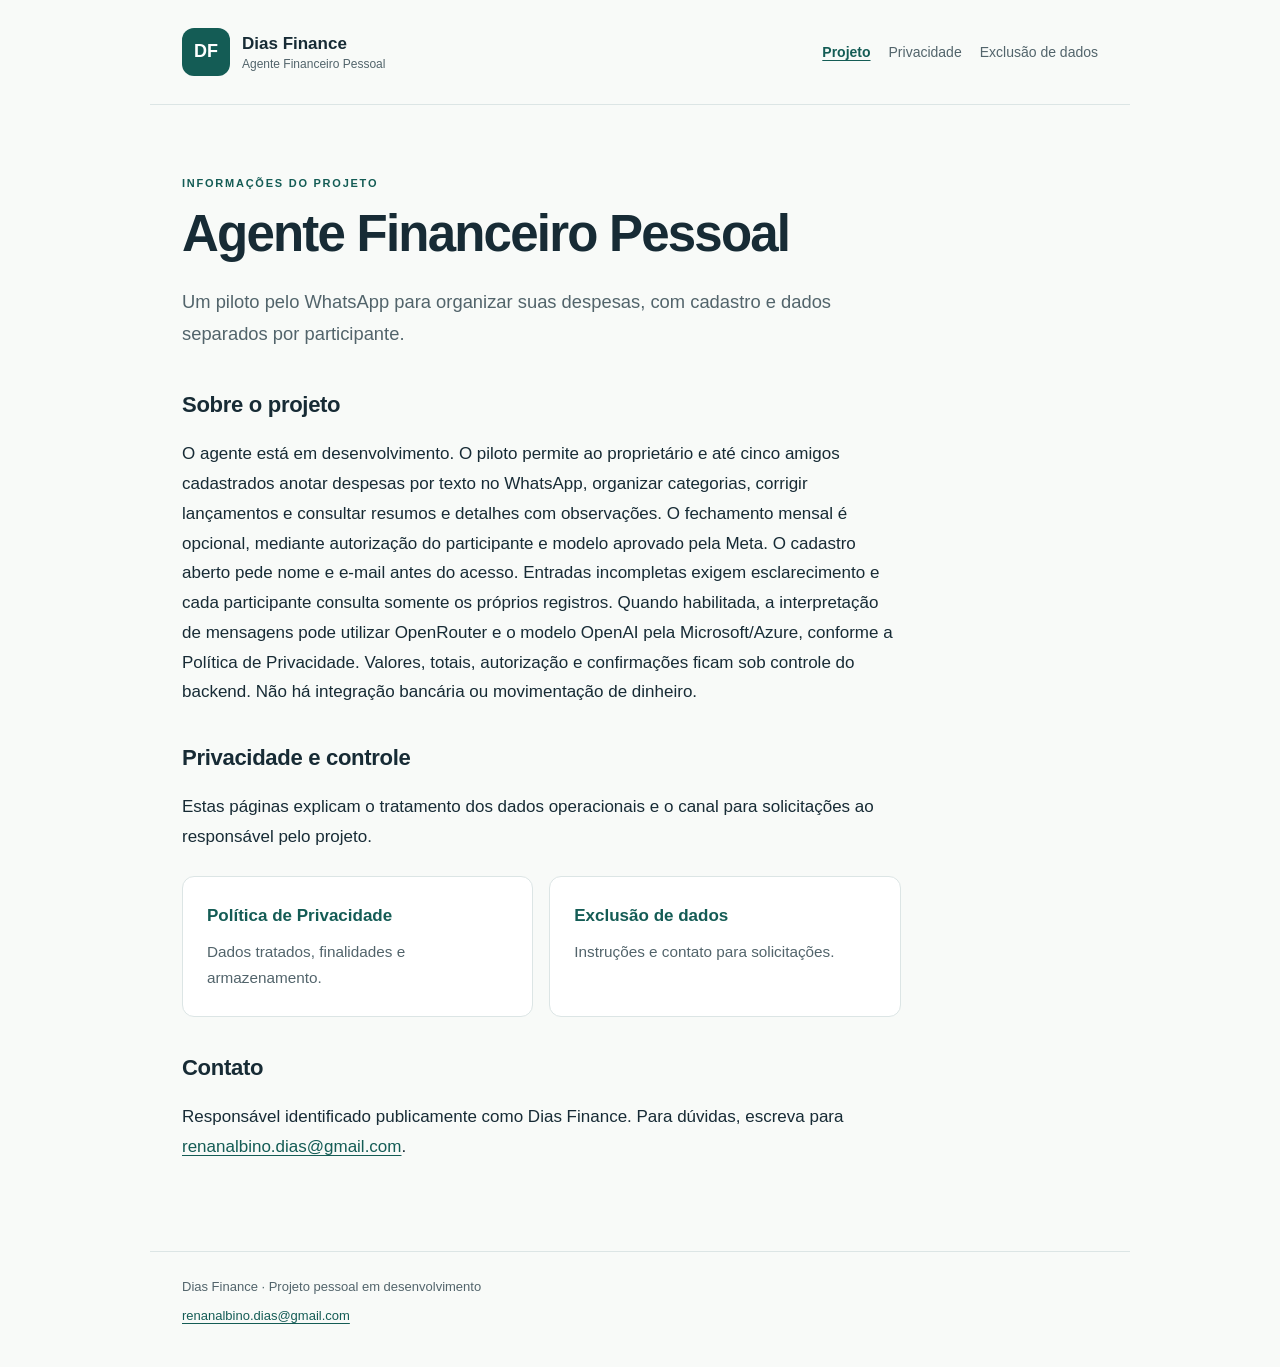
<file: index.html>
<!doctype html>
<html lang="pt-BR">
  <head>
    <meta charset="utf-8" />
    <meta name="viewport" content="width=device-width, initial-scale=1" />
    <meta
      name="description"
      content="Um piloto pelo WhatsApp para organizar suas despesas, com cadastro e dados separados por participante."
    />
    <meta name="color-scheme" content="light" />
    <title>Agente Financeiro Pessoal | Dias Finance</title>
    <link rel="stylesheet" href="styles.css" />
  </head>
  <body>
    <a class="skip" href="#conteudo">Ir para o conteúdo</a>
    <header class="header">
      <a class="brand" href="index.html"
        ><span class="mark" aria-hidden="true">DF</span
        ><span>Dias Finance<small>Agente Financeiro Pessoal</small></span></a
      >
      <nav aria-label="Navegação principal">
        <a href="index.html" aria-current="page">Projeto</a>
        <a href="privacidade.html">Privacidade</a>
        <a href="exclusao.html">Exclusão de dados</a>
      </nav>
    </header>
    <main id="conteudo">
      <p class="eyebrow">INFORMAÇÕES DO PROJETO</p>
      <h1>Agente Financeiro Pessoal</h1>
      <p class="lead">
        Um piloto pelo WhatsApp para organizar suas despesas, com cadastro e dados separados por
        participante.
      </p>
      <article>
        <h2>Sobre o projeto</h2>
        <p>
          O agente está em desenvolvimento. O piloto permite ao proprietário e até cinco amigos
          cadastrados anotar despesas por texto no WhatsApp, organizar categorias, corrigir
          lançamentos e consultar resumos e detalhes com observações. O fechamento mensal é
          opcional, mediante autorização do participante e modelo aprovado pela Meta. O cadastro
          aberto pede nome e e-mail antes do acesso. Entradas incompletas exigem esclarecimento e
          cada participante consulta somente os próprios registros. Quando habilitada, a
          interpretação de mensagens pode utilizar OpenRouter e o modelo OpenAI pela
          Microsoft/Azure, conforme a Política de Privacidade. Valores, totais, autorização e
          confirmações ficam sob controle do backend. Não há integração bancária ou movimentação de
          dinheiro.
        </p>
        <h2>Privacidade e controle</h2>
        <p>
          Estas páginas explicam o tratamento dos dados operacionais e o canal para solicitações ao
          responsável pelo projeto.
        </p>
        <div class="cards">
          <a class="card" href="privacidade.html"
            ><strong>Política de Privacidade</strong
            ><span>Dados tratados, finalidades e armazenamento.</span></a
          ><a class="card" href="exclusao.html"
            ><strong>Exclusão de dados</strong
            ><span>Instruções e contato para solicitações.</span></a
          >
        </div>
        <h2>Contato</h2>
        <p>
          Responsável identificado publicamente como Dias Finance. Para dúvidas, escreva para
          <a href="mailto:renanalbino.dias@gmail.com">renanalbino.dias@gmail.com</a>.
        </p>
      </article>
    </main>
    <footer>
      <p>Dias Finance · Projeto pessoal em desenvolvimento</p>
      <a href="mailto:renanalbino.dias@gmail.com">renanalbino.dias@gmail.com</a>
    </footer>
  </body>
</html>
</file>
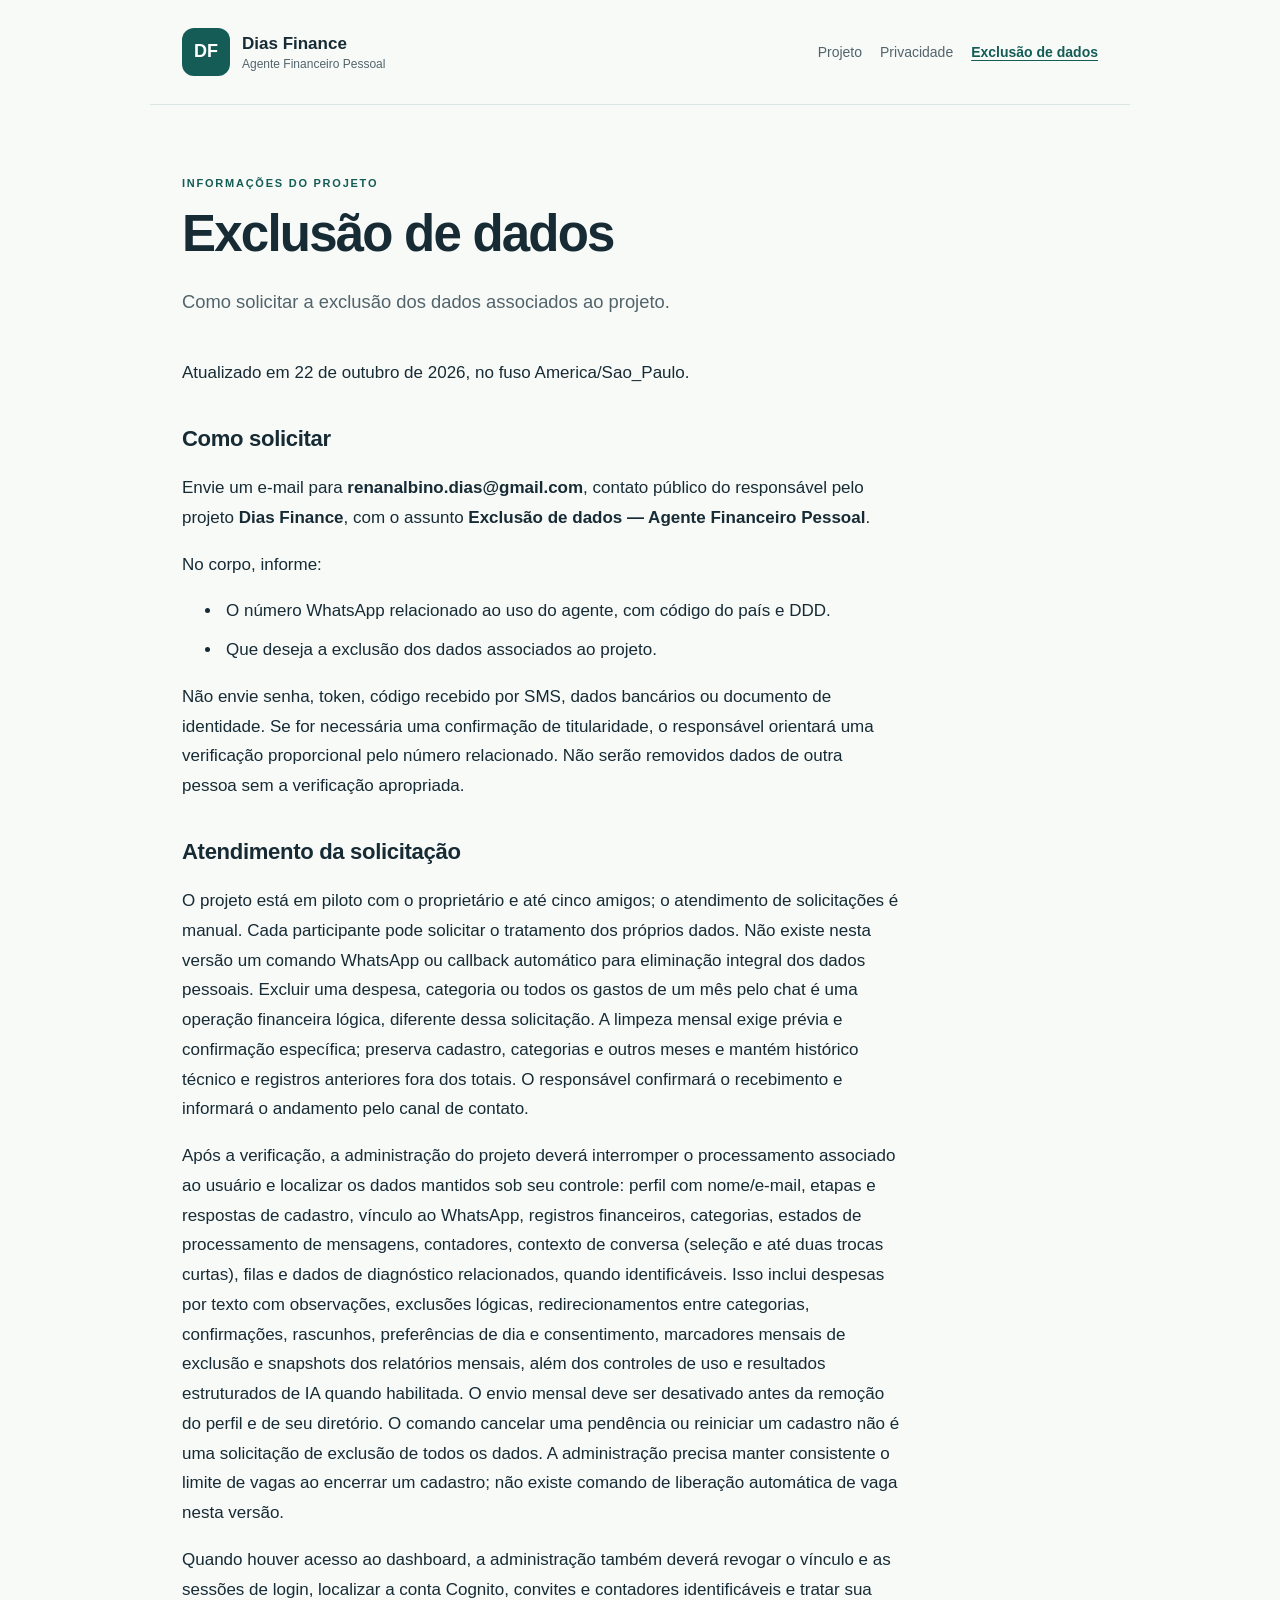
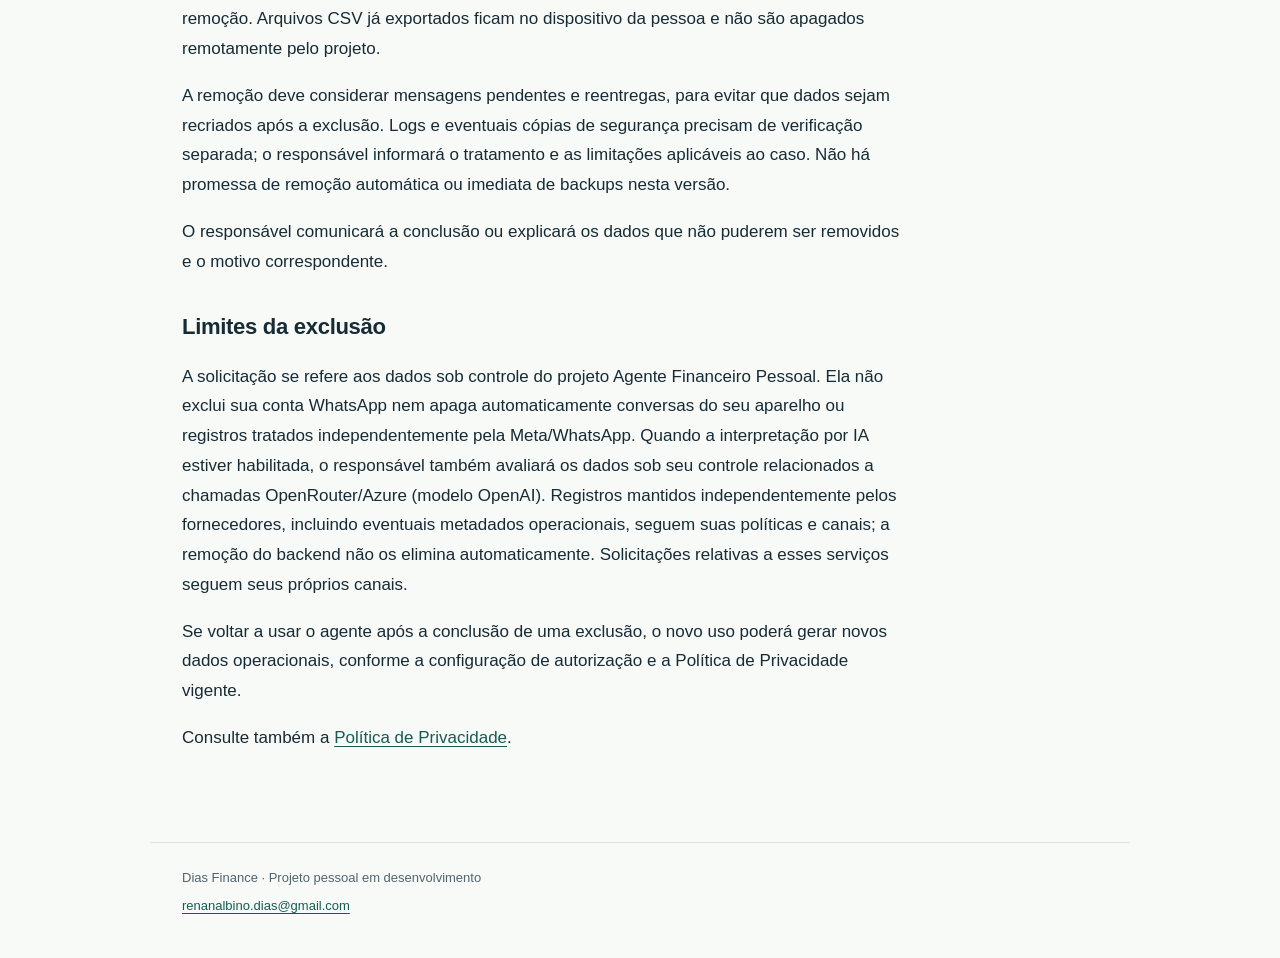
<file: exclusao.html>
<!doctype html>
<html lang="pt-BR">
  <head>
    <meta charset="utf-8" />
    <meta name="viewport" content="width=device-width, initial-scale=1" />
    <meta name="description" content="Como solicitar a exclusão dos dados associados ao projeto." />
    <meta name="color-scheme" content="light" />
    <title>Exclusão de dados | Dias Finance</title>
    <link rel="stylesheet" href="styles.css" />
  </head>
  <body>
    <a class="skip" href="#conteudo">Ir para o conteúdo</a>
    <header class="header">
      <a class="brand" href="index.html"
        ><span class="mark" aria-hidden="true">DF</span
        ><span>Dias Finance<small>Agente Financeiro Pessoal</small></span></a
      >
      <nav aria-label="Navegação principal">
        <a href="index.html">Projeto</a>
        <a href="privacidade.html">Privacidade</a>
        <a href="exclusao.html" aria-current="page">Exclusão de dados</a>
      </nav>
    </header>
    <main id="conteudo">
      <p class="eyebrow">INFORMAÇÕES DO PROJETO</p>
      <h1>Exclusão de dados</h1>
      <p class="lead">Como solicitar a exclusão dos dados associados ao projeto.</p>
      <article>
        <p>Atualizado em 22 de outubro de 2026, no fuso America/Sao_Paulo.</p>
        <h2>Como solicitar</h2>
        <p>
          Envie um e-mail para <strong>renanalbino.dias@gmail.com</strong>, contato público do
          responsável pelo projeto <strong>Dias Finance</strong>, com o assunto
          <strong>Exclusão de dados — Agente Financeiro Pessoal</strong>.
        </p>
        <p>No corpo, informe:</p>
        <ul>
          <li>O número WhatsApp relacionado ao uso do agente, com código do país e DDD.</li>
          <li>Que deseja a exclusão dos dados associados ao projeto.</li>
        </ul>
        <p>
          Não envie senha, token, código recebido por SMS, dados bancários ou documento de
          identidade. Se for necessária uma confirmação de titularidade, o responsável orientará uma
          verificação proporcional pelo número relacionado. Não serão removidos dados de outra
          pessoa sem a verificação apropriada.
        </p>
        <h2>Atendimento da solicitação</h2>
        <p>
          O projeto está em piloto com o proprietário e até cinco amigos; o atendimento de
          solicitações é manual. Cada participante pode solicitar o tratamento dos próprios dados.
          Não existe nesta versão um comando WhatsApp ou callback automático para eliminação
          integral dos dados pessoais. Excluir uma despesa, categoria ou todos os gastos de um mês
          pelo chat é uma operação financeira lógica, diferente dessa solicitação. A limpeza mensal
          exige prévia e confirmação específica; preserva cadastro, categorias e outros meses e
          mantém histórico técnico e registros anteriores fora dos totais. O responsável confirmará
          o recebimento e informará o andamento pelo canal de contato.
        </p>
        <p>
          Após a verificação, a administração do projeto deverá interromper o processamento
          associado ao usuário e localizar os dados mantidos sob seu controle: perfil com
          nome/e-mail, etapas e respostas de cadastro, vínculo ao WhatsApp, registros financeiros,
          categorias, estados de processamento de mensagens, contadores, contexto de conversa
          (seleção e até duas trocas curtas), filas e dados de diagnóstico relacionados, quando
          identificáveis. Isso inclui despesas por texto com observações, exclusões lógicas,
          redirecionamentos entre categorias, confirmações, rascunhos, preferências de dia e
          consentimento, marcadores mensais de exclusão e snapshots dos relatórios mensais, além dos
          controles de uso e resultados estruturados de IA quando habilitada. O envio mensal deve
          ser desativado antes da remoção do perfil e de seu diretório. O comando cancelar uma
          pendência ou reiniciar um cadastro não é uma solicitação de exclusão de todos os dados. A
          administração precisa manter consistente o limite de vagas ao encerrar um cadastro; não
          existe comando de liberação automática de vaga nesta versão.
        </p>
        <p>
          Quando houver acesso ao dashboard, a administração também deverá revogar o vínculo e as
          sessões de login, localizar a conta Cognito, convites e contadores identificáveis e tratar
          sua remoção. Arquivos CSV já exportados ficam no dispositivo da pessoa e não são apagados
          remotamente pelo projeto.
        </p>
        <p>
          A remoção deve considerar mensagens pendentes e reentregas, para evitar que dados sejam
          recriados após a exclusão. Logs e eventuais cópias de segurança precisam de verificação
          separada; o responsável informará o tratamento e as limitações aplicáveis ao caso. Não há
          promessa de remoção automática ou imediata de backups nesta versão.
        </p>
        <p>
          O responsável comunicará a conclusão ou explicará os dados que não puderem ser removidos e
          o motivo correspondente.
        </p>
        <h2>Limites da exclusão</h2>
        <p>
          A solicitação se refere aos dados sob controle do projeto Agente Financeiro Pessoal. Ela
          não exclui sua conta WhatsApp nem apaga automaticamente conversas do seu aparelho ou
          registros tratados independentemente pela Meta/WhatsApp. Quando a interpretação por IA
          estiver habilitada, o responsável também avaliará os dados sob seu controle relacionados a
          chamadas OpenRouter/Azure (modelo OpenAI). Registros mantidos independentemente pelos
          fornecedores, incluindo eventuais metadados operacionais, seguem suas políticas e canais;
          a remoção do backend não os elimina automaticamente. Solicitações relativas a esses
          serviços seguem seus próprios canais.
        </p>
        <p>
          Se voltar a usar o agente após a conclusão de uma exclusão, o novo uso poderá gerar novos
          dados operacionais, conforme a configuração de autorização e a Política de Privacidade
          vigente.
        </p>
        <p>Consulte também a <a href="privacidade.html">Política de Privacidade</a>.</p>
      </article>
    </main>
    <footer>
      <p>Dias Finance · Projeto pessoal em desenvolvimento</p>
      <a href="mailto:renanalbino.dias@gmail.com">renanalbino.dias@gmail.com</a>
    </footer>
  </body>
</html>
</file>
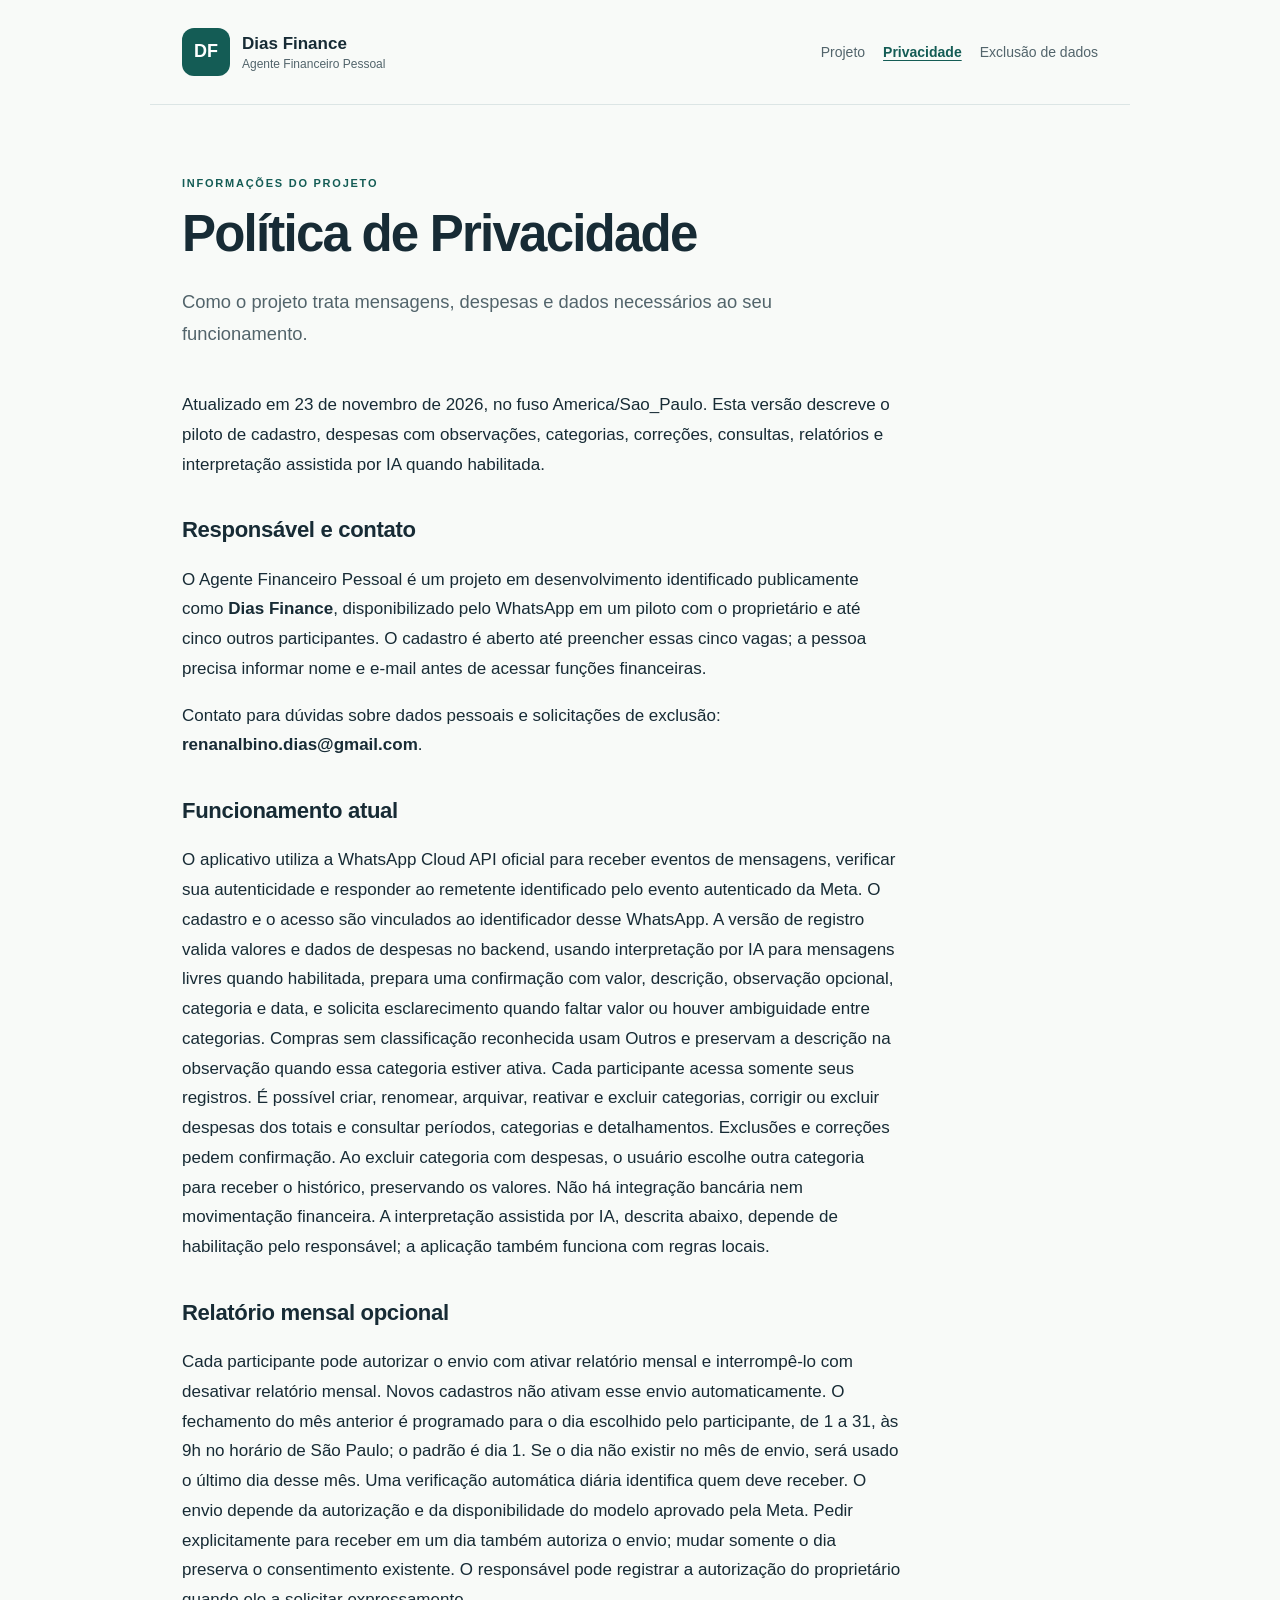
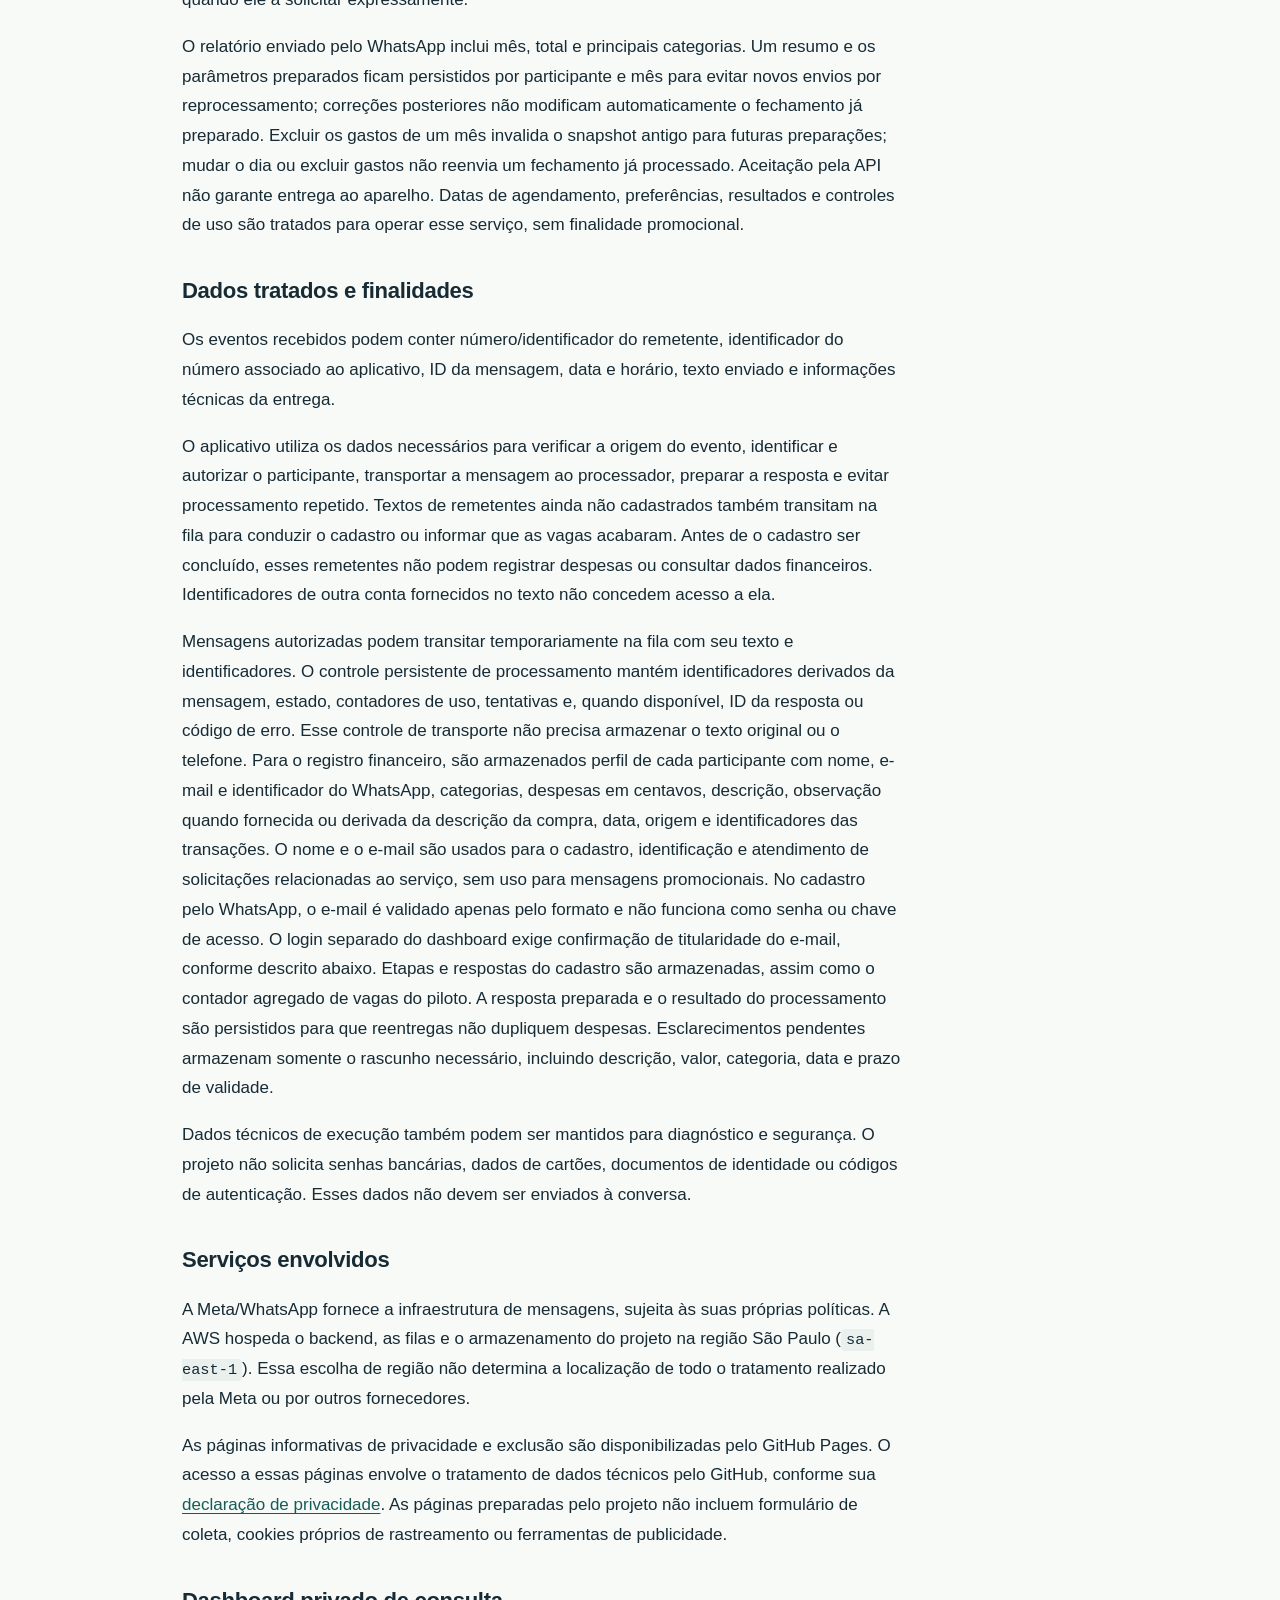
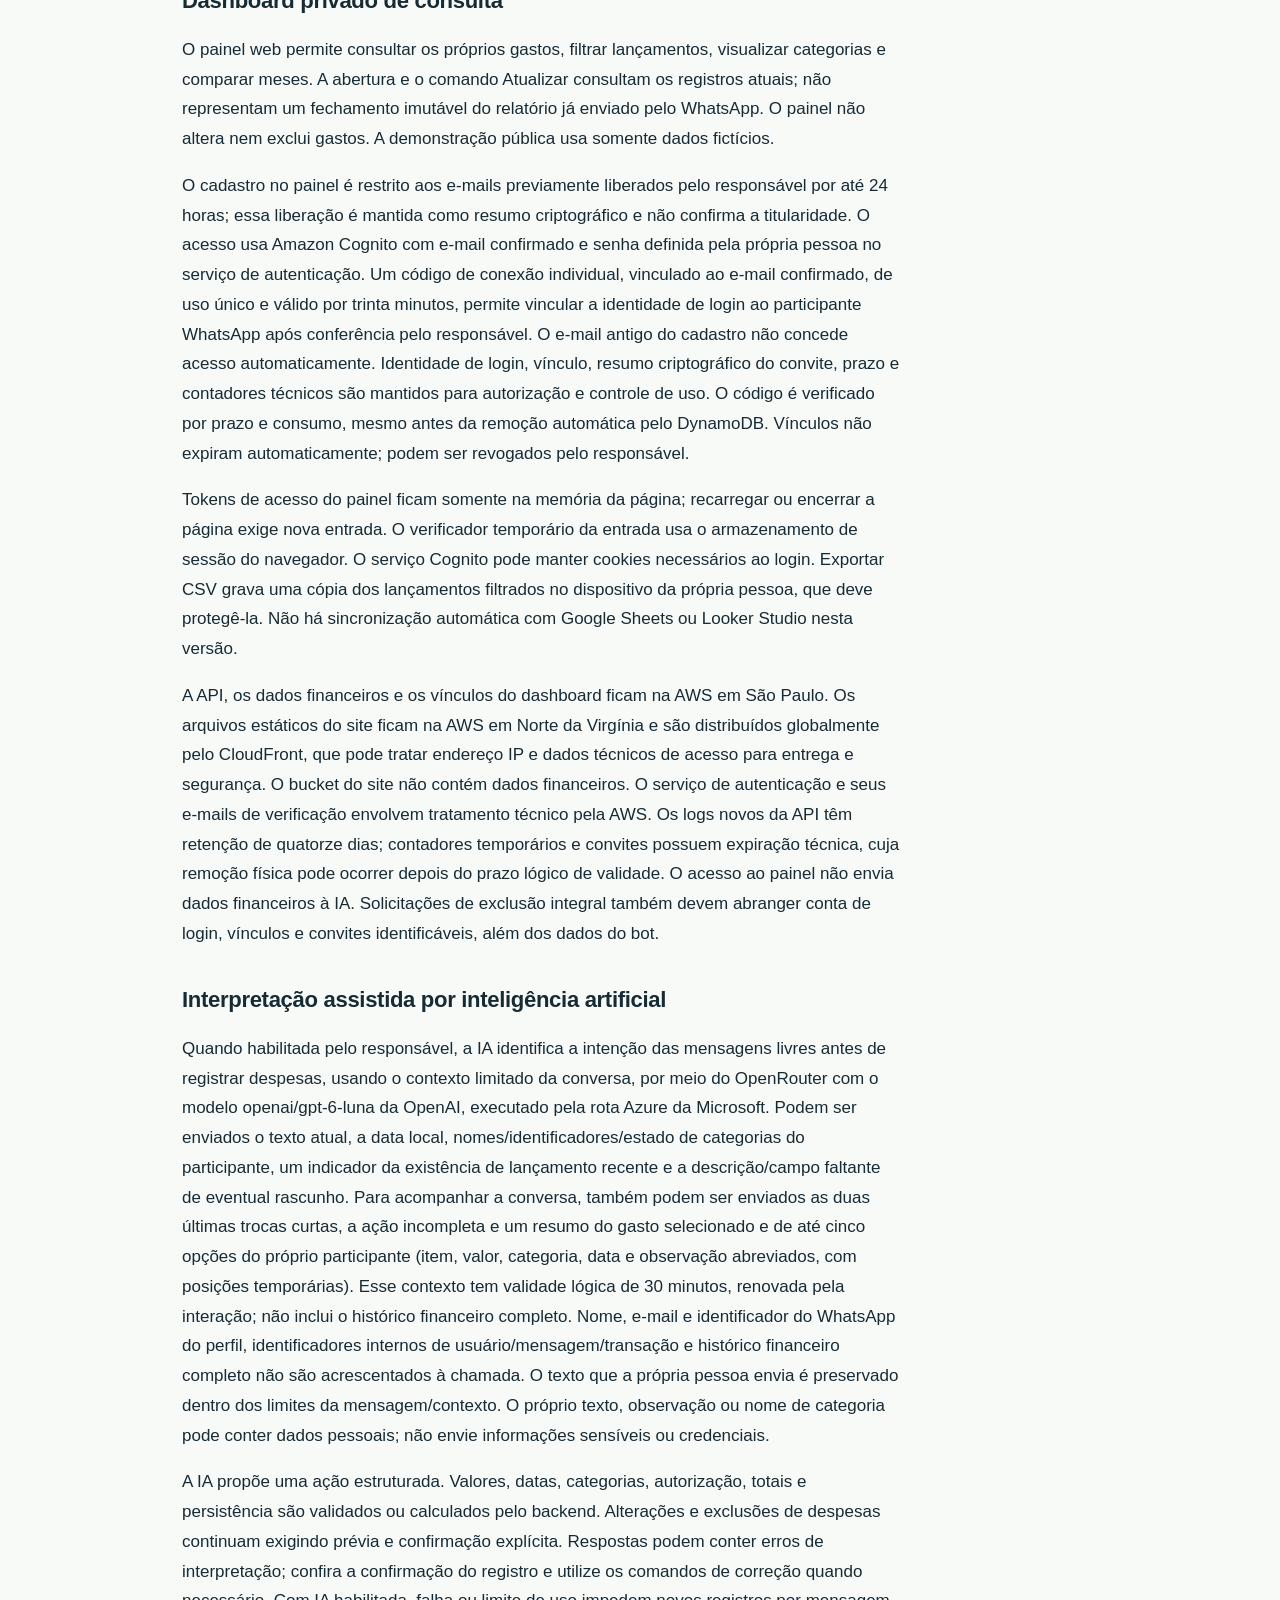
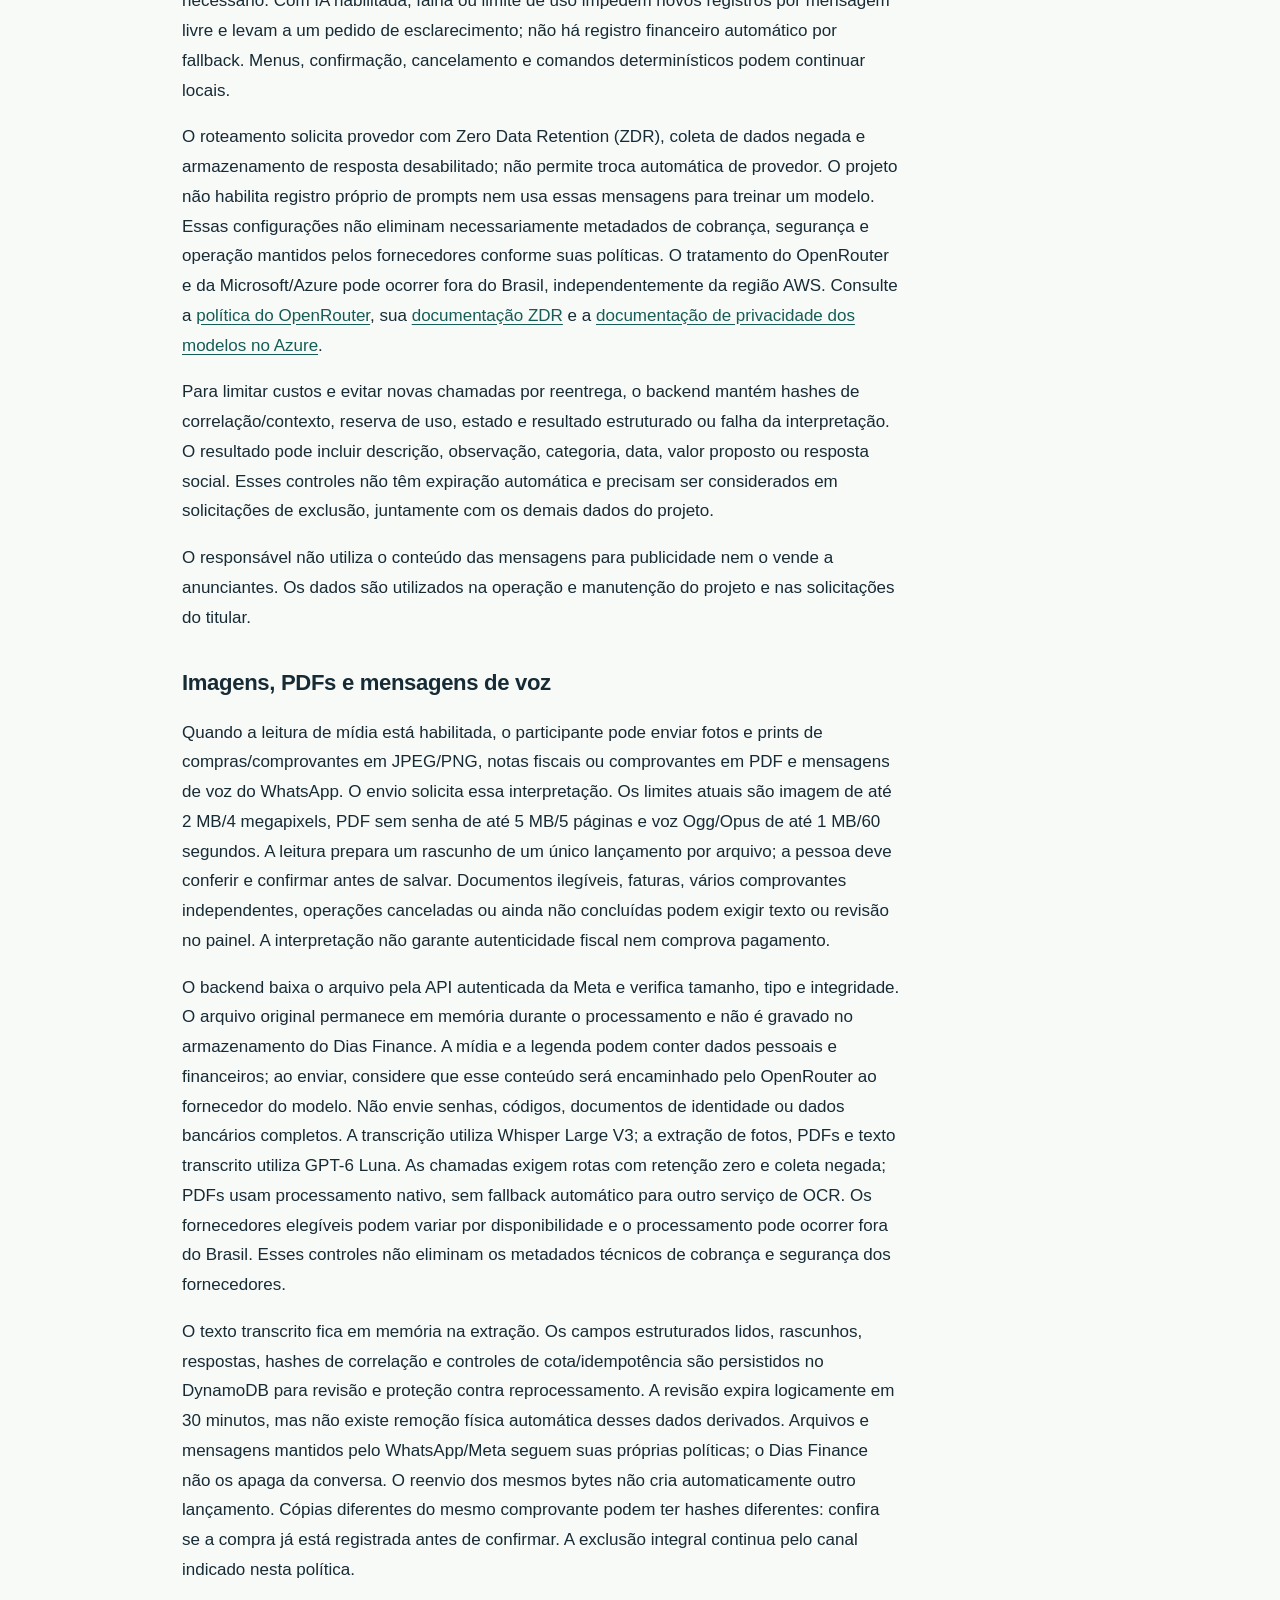
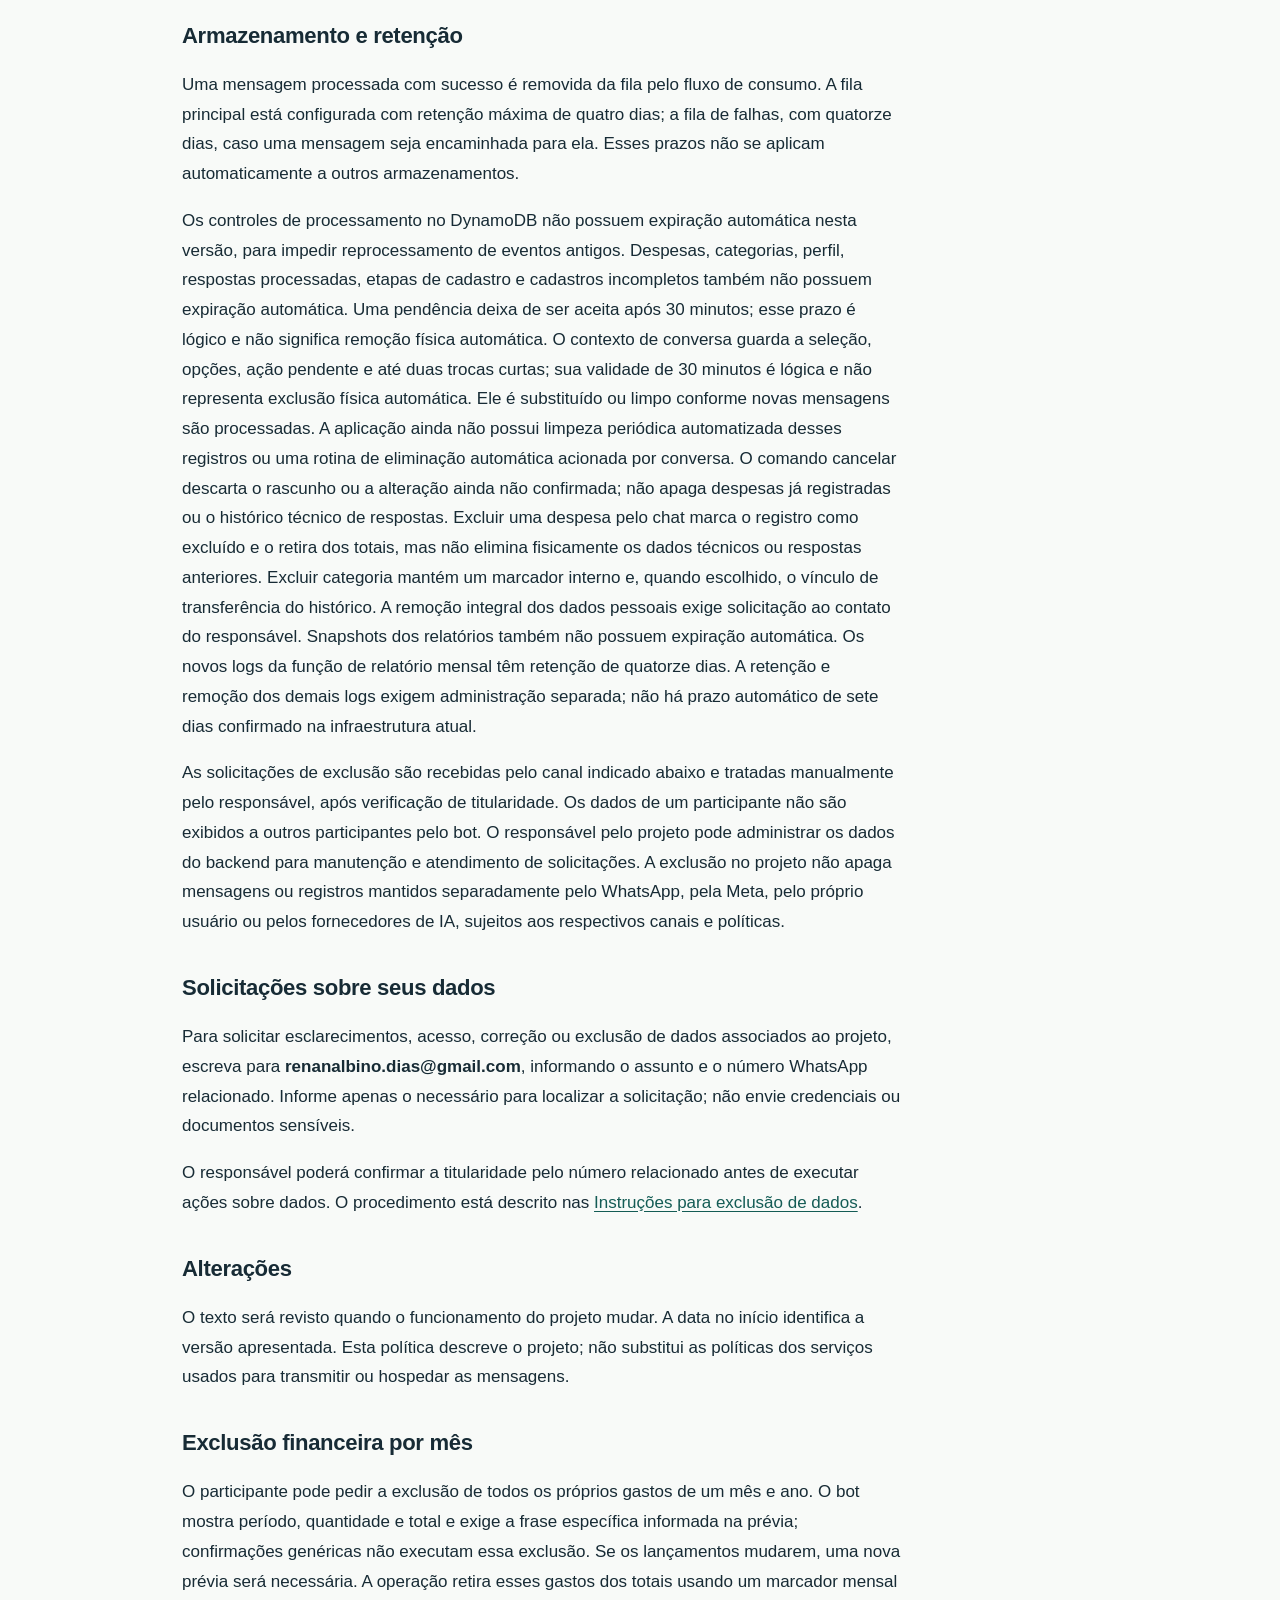
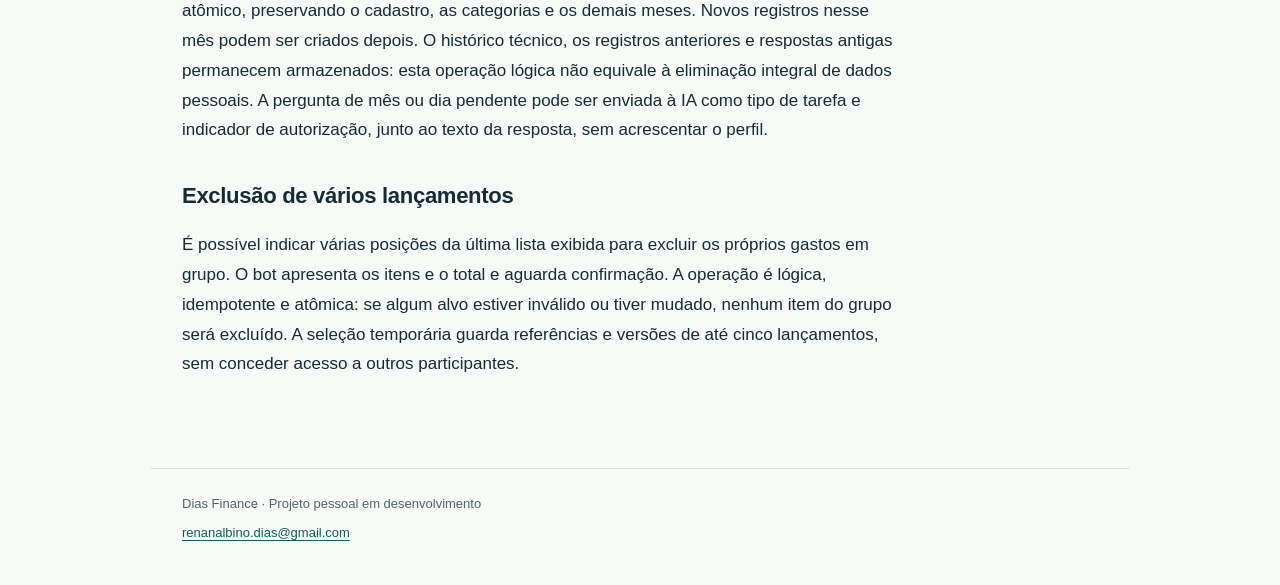
<file: privacidade.html>
<!doctype html>
<html lang="pt-BR">
  <head>
    <meta charset="utf-8" />
    <meta name="viewport" content="width=device-width, initial-scale=1" />
    <meta
      name="description"
      content="Como o projeto trata mensagens, despesas e dados necessários ao seu funcionamento."
    />
    <meta name="color-scheme" content="light" />
    <title>Política de Privacidade | Dias Finance</title>
    <link rel="stylesheet" href="styles.css" />
  </head>
  <body>
    <a class="skip" href="#conteudo">Ir para o conteúdo</a>
    <header class="header">
      <a class="brand" href="index.html"
        ><span class="mark" aria-hidden="true">DF</span
        ><span>Dias Finance<small>Agente Financeiro Pessoal</small></span></a
      >
      <nav aria-label="Navegação principal">
        <a href="index.html">Projeto</a>
        <a href="privacidade.html" aria-current="page">Privacidade</a>
        <a href="exclusao.html">Exclusão de dados</a>
      </nav>
    </header>
    <main id="conteudo">
      <p class="eyebrow">INFORMAÇÕES DO PROJETO</p>
      <h1>Política de Privacidade</h1>
      <p class="lead">
        Como o projeto trata mensagens, despesas e dados necessários ao seu funcionamento.
      </p>
      <article>
        <p>
          Atualizado em 23 de novembro de 2026, no fuso America/Sao_Paulo. Esta versão descreve o
          piloto de cadastro, despesas com observações, categorias, correções, consultas, relatórios
          e interpretação assistida por IA quando habilitada.
        </p>
        <h2>Responsável e contato</h2>
        <p>
          O Agente Financeiro Pessoal é um projeto em desenvolvimento identificado publicamente como
          <strong>Dias Finance</strong>, disponibilizado pelo WhatsApp em um piloto com o
          proprietário e até cinco outros participantes. O cadastro é aberto até preencher essas
          cinco vagas; a pessoa precisa informar nome e e-mail antes de acessar funções financeiras.
        </p>
        <p>
          Contato para dúvidas sobre dados pessoais e solicitações de exclusão:
          <strong>renanalbino.dias@gmail.com</strong>.
        </p>
        <h2>Funcionamento atual</h2>
        <p>
          O aplicativo utiliza a WhatsApp Cloud API oficial para receber eventos de mensagens,
          verificar sua autenticidade e responder ao remetente identificado pelo evento autenticado
          da Meta. O cadastro e o acesso são vinculados ao identificador desse WhatsApp. A versão de
          registro valida valores e dados de despesas no backend, usando interpretação por IA para
          mensagens livres quando habilitada, prepara uma confirmação com valor, descrição,
          observação opcional, categoria e data, e solicita esclarecimento quando faltar valor ou
          houver ambiguidade entre categorias. Compras sem classificação reconhecida usam Outros e
          preservam a descrição na observação quando essa categoria estiver ativa. Cada participante
          acessa somente seus registros. É possível criar, renomear, arquivar, reativar e excluir
          categorias, corrigir ou excluir despesas dos totais e consultar períodos, categorias e
          detalhamentos. Exclusões e correções pedem confirmação. Ao excluir categoria com despesas,
          o usuário escolhe outra categoria para receber o histórico, preservando os valores. Não há
          integração bancária nem movimentação financeira. A interpretação assistida por IA,
          descrita abaixo, depende de habilitação pelo responsável; a aplicação também funciona com
          regras locais.
        </p>
        <h2>Relatório mensal opcional</h2>
        <p>
          Cada participante pode autorizar o envio com ativar relatório mensal e interrompê-lo com
          desativar relatório mensal. Novos cadastros não ativam esse envio automaticamente. O
          fechamento do mês anterior é programado para o dia escolhido pelo participante, de 1 a 31,
          às 9h no horário de São Paulo; o padrão é dia 1. Se o dia não existir no mês de envio,
          será usado o último dia desse mês. Uma verificação automática diária identifica quem deve
          receber. O envio depende da autorização e da disponibilidade do modelo aprovado pela Meta.
          Pedir explicitamente para receber em um dia também autoriza o envio; mudar somente o dia
          preserva o consentimento existente. O responsável pode registrar a autorização do
          proprietário quando ele a solicitar expressamente.
        </p>
        <p>
          O relatório enviado pelo WhatsApp inclui mês, total e principais categorias. Um resumo e
          os parâmetros preparados ficam persistidos por participante e mês para evitar novos envios
          por reprocessamento; correções posteriores não modificam automaticamente o fechamento já
          preparado. Excluir os gastos de um mês invalida o snapshot antigo para futuras
          preparações; mudar o dia ou excluir gastos não reenvia um fechamento já processado.
          Aceitação pela API não garante entrega ao aparelho. Datas de agendamento, preferências,
          resultados e controles de uso são tratados para operar esse serviço, sem finalidade
          promocional.
        </p>
        <h2>Dados tratados e finalidades</h2>
        <p>
          Os eventos recebidos podem conter número/identificador do remetente, identificador do
          número associado ao aplicativo, ID da mensagem, data e horário, texto enviado e
          informações técnicas da entrega.
        </p>
        <p>
          O aplicativo utiliza os dados necessários para verificar a origem do evento, identificar e
          autorizar o participante, transportar a mensagem ao processador, preparar a resposta e
          evitar processamento repetido. Textos de remetentes ainda não cadastrados também transitam
          na fila para conduzir o cadastro ou informar que as vagas acabaram. Antes de o cadastro
          ser concluído, esses remetentes não podem registrar despesas ou consultar dados
          financeiros. Identificadores de outra conta fornecidos no texto não concedem acesso a ela.
        </p>
        <p>
          Mensagens autorizadas podem transitar temporariamente na fila com seu texto e
          identificadores. O controle persistente de processamento mantém identificadores derivados
          da mensagem, estado, contadores de uso, tentativas e, quando disponível, ID da resposta ou
          código de erro. Esse controle de transporte não precisa armazenar o texto original ou o
          telefone. Para o registro financeiro, são armazenados perfil de cada participante com
          nome, e-mail e identificador do WhatsApp, categorias, despesas em centavos, descrição,
          observação quando fornecida ou derivada da descrição da compra, data, origem e
          identificadores das transações. O nome e o e-mail são usados para o cadastro,
          identificação e atendimento de solicitações relacionadas ao serviço, sem uso para
          mensagens promocionais. No cadastro pelo WhatsApp, o e-mail é validado apenas pelo formato
          e não funciona como senha ou chave de acesso. O login separado do dashboard exige
          confirmação de titularidade do e-mail, conforme descrito abaixo. Etapas e respostas do
          cadastro são armazenadas, assim como o contador agregado de vagas do piloto. A resposta
          preparada e o resultado do processamento são persistidos para que reentregas não dupliquem
          despesas. Esclarecimentos pendentes armazenam somente o rascunho necessário, incluindo
          descrição, valor, categoria, data e prazo de validade.
        </p>
        <p>
          Dados técnicos de execução também podem ser mantidos para diagnóstico e segurança. O
          projeto não solicita senhas bancárias, dados de cartões, documentos de identidade ou
          códigos de autenticação. Esses dados não devem ser enviados à conversa.
        </p>
        <h2>Serviços envolvidos</h2>
        <p>
          A Meta/WhatsApp fornece a infraestrutura de mensagens, sujeita às suas próprias políticas.
          A AWS hospeda o backend, as filas e o armazenamento do projeto na região São Paulo
          (<code>sa-east-1</code>). Essa escolha de região não determina a localização de todo o
          tratamento realizado pela Meta ou por outros fornecedores.
        </p>
        <p>
          As páginas informativas de privacidade e exclusão são disponibilizadas pelo GitHub Pages.
          O acesso a essas páginas envolve o tratamento de dados técnicos pelo GitHub, conforme sua
          <a
            href="https://docs.github.com/pt/site-policy/privacy-policies/github-general-privacy-statement"
            >declaração de privacidade</a
          >. As páginas preparadas pelo projeto não incluem formulário de coleta, cookies próprios
          de rastreamento ou ferramentas de publicidade.
        </p>
        <h2>Dashboard privado de consulta</h2>
        <p>
          O painel web permite consultar os próprios gastos, filtrar lançamentos, visualizar
          categorias e comparar meses. A abertura e o comando Atualizar consultam os registros
          atuais; não representam um fechamento imutável do relatório já enviado pelo WhatsApp. O
          painel não altera nem exclui gastos. A demonstração pública usa somente dados fictícios.
        </p>
        <p>
          O cadastro no painel é restrito aos e-mails previamente liberados pelo responsável por até
          24 horas; essa liberação é mantida como resumo criptográfico e não confirma a
          titularidade. O acesso usa Amazon Cognito com e-mail confirmado e senha definida pela
          própria pessoa no serviço de autenticação. Um código de conexão individual, vinculado ao
          e-mail confirmado, de uso único e válido por trinta minutos, permite vincular a identidade
          de login ao participante WhatsApp após conferência pelo responsável. O e-mail antigo do
          cadastro não concede acesso automaticamente. Identidade de login, vínculo, resumo
          criptográfico do convite, prazo e contadores técnicos são mantidos para autorização e
          controle de uso. O código é verificado por prazo e consumo, mesmo antes da remoção
          automática pelo DynamoDB. Vínculos não expiram automaticamente; podem ser revogados pelo
          responsável.
        </p>
        <p>
          Tokens de acesso do painel ficam somente na memória da página; recarregar ou encerrar a
          página exige nova entrada. O verificador temporário da entrada usa o armazenamento de
          sessão do navegador. O serviço Cognito pode manter cookies necessários ao login. Exportar
          CSV grava uma cópia dos lançamentos filtrados no dispositivo da própria pessoa, que deve
          protegê-la. Não há sincronização automática com Google Sheets ou Looker Studio nesta
          versão.
        </p>
        <p>
          A API, os dados financeiros e os vínculos do dashboard ficam na AWS em São Paulo. Os
          arquivos estáticos do site ficam na AWS em Norte da Virgínia e são distribuídos
          globalmente pelo CloudFront, que pode tratar endereço IP e dados técnicos de acesso para
          entrega e segurança. O bucket do site não contém dados financeiros. O serviço de
          autenticação e seus e-mails de verificação envolvem tratamento técnico pela AWS. Os logs
          novos da API têm retenção de quatorze dias; contadores temporários e convites possuem
          expiração técnica, cuja remoção física pode ocorrer depois do prazo lógico de validade. O
          acesso ao painel não envia dados financeiros à IA. Solicitações de exclusão integral
          também devem abranger conta de login, vínculos e convites identificáveis, além dos dados
          do bot.
        </p>
        <h2>Interpretação assistida por inteligência artificial</h2>
        <p>
          Quando habilitada pelo responsável, a IA identifica a intenção das mensagens livres antes
          de registrar despesas, usando o contexto limitado da conversa, por meio do OpenRouter com
          o modelo openai/gpt-6-luna da OpenAI, executado pela rota Azure da Microsoft. Podem ser
          enviados o texto atual, a data local, nomes/identificadores/estado de categorias do
          participante, um indicador da existência de lançamento recente e a descrição/campo
          faltante de eventual rascunho. Para acompanhar a conversa, também podem ser enviados as
          duas últimas trocas curtas, a ação incompleta e um resumo do gasto selecionado e de até
          cinco opções do próprio participante (item, valor, categoria, data e observação
          abreviados, com posições temporárias). Esse contexto tem validade lógica de 30 minutos,
          renovada pela interação; não inclui o histórico financeiro completo. Nome, e-mail e
          identificador do WhatsApp do perfil, identificadores internos de
          usuário/mensagem/transação e histórico financeiro completo não são acrescentados à
          chamada. O texto que a própria pessoa envia é preservado dentro dos limites da
          mensagem/contexto. O próprio texto, observação ou nome de categoria pode conter dados
          pessoais; não envie informações sensíveis ou credenciais.
        </p>
        <p>
          A IA propõe uma ação estruturada. Valores, datas, categorias, autorização, totais e
          persistência são validados ou calculados pelo backend. Alterações e exclusões de despesas
          continuam exigindo prévia e confirmação explícita. Respostas podem conter erros de
          interpretação; confira a confirmação do registro e utilize os comandos de correção quando
          necessário. Com IA habilitada, falha ou limite de uso impedem novos registros por mensagem
          livre e levam a um pedido de esclarecimento; não há registro financeiro automático por
          fallback. Menus, confirmação, cancelamento e comandos determinísticos podem continuar
          locais.
        </p>
        <p>
          O roteamento solicita provedor com Zero Data Retention (ZDR), coleta de dados negada e
          armazenamento de resposta desabilitado; não permite troca automática de provedor. O
          projeto não habilita registro próprio de prompts nem usa essas mensagens para treinar um
          modelo. Essas configurações não eliminam necessariamente metadados de cobrança, segurança
          e operação mantidos pelos fornecedores conforme suas políticas. O tratamento do OpenRouter
          e da Microsoft/Azure pode ocorrer fora do Brasil, independentemente da região AWS.
          Consulte a <a href="https://openrouter.ai/privacy">política do OpenRouter</a>, sua
          <a href="https://openrouter.ai/docs/guides/features/zdr">documentação ZDR</a> e a
          <a
            href="https://learn.microsoft.com/en-us/azure/ai-foundry/responsible-ai/openai/data-privacy?view=foundry-classic"
            >documentação de privacidade dos modelos no Azure</a
          >.
        </p>
        <p>
          Para limitar custos e evitar novas chamadas por reentrega, o backend mantém hashes de
          correlação/contexto, reserva de uso, estado e resultado estruturado ou falha da
          interpretação. O resultado pode incluir descrição, observação, categoria, data, valor
          proposto ou resposta social. Esses controles não têm expiração automática e precisam ser
          considerados em solicitações de exclusão, juntamente com os demais dados do projeto.
        </p>
        <p>
          O responsável não utiliza o conteúdo das mensagens para publicidade nem o vende a
          anunciantes. Os dados são utilizados na operação e manutenção do projeto e nas
          solicitações do titular.
        </p>
        <h2>Imagens, PDFs e mensagens de voz</h2>
        <p>
          Quando a leitura de mídia está habilitada, o participante pode enviar fotos e prints de
          compras/comprovantes em JPEG/PNG, notas fiscais ou comprovantes em PDF e mensagens de voz
          do WhatsApp. O envio solicita essa interpretação. Os limites atuais são imagem de até 2
          MB/4 megapixels, PDF sem senha de até 5 MB/5 páginas e voz Ogg/Opus de até 1 MB/60
          segundos. A leitura prepara um rascunho de um único lançamento por arquivo; a pessoa deve
          conferir e confirmar antes de salvar. Documentos ilegíveis, faturas, vários comprovantes
          independentes, operações canceladas ou ainda não concluídas podem exigir texto ou revisão
          no painel. A interpretação não garante autenticidade fiscal nem comprova pagamento.
        </p>
        <p>
          O backend baixa o arquivo pela API autenticada da Meta e verifica tamanho, tipo e
          integridade. O arquivo original permanece em memória durante o processamento e não é
          gravado no armazenamento do Dias Finance. A mídia e a legenda podem conter dados pessoais
          e financeiros; ao enviar, considere que esse conteúdo será encaminhado pelo OpenRouter ao
          fornecedor do modelo. Não envie senhas, códigos, documentos de identidade ou dados
          bancários completos. A transcrição utiliza Whisper Large V3; a extração de fotos, PDFs e
          texto transcrito utiliza GPT-6 Luna. As chamadas exigem rotas com retenção zero e coleta
          negada; PDFs usam processamento nativo, sem fallback automático para outro serviço de OCR.
          Os fornecedores elegíveis podem variar por disponibilidade e o processamento pode ocorrer
          fora do Brasil. Esses controles não eliminam os metadados técnicos de cobrança e segurança
          dos fornecedores.
        </p>
        <p>
          O texto transcrito fica em memória na extração. Os campos estruturados lidos, rascunhos,
          respostas, hashes de correlação e controles de cota/idempotência são persistidos no
          DynamoDB para revisão e proteção contra reprocessamento. A revisão expira logicamente em
          30 minutos, mas não existe remoção física automática desses dados derivados. Arquivos e
          mensagens mantidos pelo WhatsApp/Meta seguem suas próprias políticas; o Dias Finance não
          os apaga da conversa. O reenvio dos mesmos bytes não cria automaticamente outro
          lançamento. Cópias diferentes do mesmo comprovante podem ter hashes diferentes: confira se
          a compra já está registrada antes de confirmar. A exclusão integral continua pelo canal
          indicado nesta política.
        </p>
        <h2>Armazenamento e retenção</h2>
        <p>
          Uma mensagem processada com sucesso é removida da fila pelo fluxo de consumo. A fila
          principal está configurada com retenção máxima de quatro dias; a fila de falhas, com
          quatorze dias, caso uma mensagem seja encaminhada para ela. Esses prazos não se aplicam
          automaticamente a outros armazenamentos.
        </p>
        <p>
          Os controles de processamento no DynamoDB não possuem expiração automática nesta versão,
          para impedir reprocessamento de eventos antigos. Despesas, categorias, perfil, respostas
          processadas, etapas de cadastro e cadastros incompletos também não possuem expiração
          automática. Uma pendência deixa de ser aceita após 30 minutos; esse prazo é lógico e não
          significa remoção física automática. O contexto de conversa guarda a seleção, opções, ação
          pendente e até duas trocas curtas; sua validade de 30 minutos é lógica e não representa
          exclusão física automática. Ele é substituído ou limpo conforme novas mensagens são
          processadas. A aplicação ainda não possui limpeza periódica automatizada desses registros
          ou uma rotina de eliminação automática acionada por conversa. O comando cancelar descarta
          o rascunho ou a alteração ainda não confirmada; não apaga despesas já registradas ou o
          histórico técnico de respostas. Excluir uma despesa pelo chat marca o registro como
          excluído e o retira dos totais, mas não elimina fisicamente os dados técnicos ou respostas
          anteriores. Excluir categoria mantém um marcador interno e, quando escolhido, o vínculo de
          transferência do histórico. A remoção integral dos dados pessoais exige solicitação ao
          contato do responsável. Snapshots dos relatórios também não possuem expiração automática.
          Os novos logs da função de relatório mensal têm retenção de quatorze dias. A retenção e
          remoção dos demais logs exigem administração separada; não há prazo automático de sete
          dias confirmado na infraestrutura atual.
        </p>
        <p>
          As solicitações de exclusão são recebidas pelo canal indicado abaixo e tratadas
          manualmente pelo responsável, após verificação de titularidade. Os dados de um
          participante não são exibidos a outros participantes pelo bot. O responsável pelo projeto
          pode administrar os dados do backend para manutenção e atendimento de solicitações. A
          exclusão no projeto não apaga mensagens ou registros mantidos separadamente pelo WhatsApp,
          pela Meta, pelo próprio usuário ou pelos fornecedores de IA, sujeitos aos respectivos
          canais e políticas.
        </p>
        <h2>Solicitações sobre seus dados</h2>
        <p>
          Para solicitar esclarecimentos, acesso, correção ou exclusão de dados associados ao
          projeto, escreva para <strong>renanalbino.dias@gmail.com</strong>, informando o assunto e
          o número WhatsApp relacionado. Informe apenas o necessário para localizar a solicitação;
          não envie credenciais ou documentos sensíveis.
        </p>
        <p>
          O responsável poderá confirmar a titularidade pelo número relacionado antes de executar
          ações sobre dados. O procedimento está descrito nas
          <a href="exclusao.html">Instruções para exclusão de dados</a>.
        </p>
        <h2>Alterações</h2>
        <p>
          O texto será revisto quando o funcionamento do projeto mudar. A data no início identifica
          a versão apresentada. Esta política descreve o projeto; não substitui as políticas dos
          serviços usados para transmitir ou hospedar as mensagens.
        </p>
        <h2>Exclusão financeira por mês</h2>
        <p>
          O participante pode pedir a exclusão de todos os próprios gastos de um mês e ano. O bot
          mostra período, quantidade e total e exige a frase específica informada na prévia;
          confirmações genéricas não executam essa exclusão. Se os lançamentos mudarem, uma nova
          prévia será necessária. A operação retira esses gastos dos totais usando um marcador
          mensal atômico, preservando o cadastro, as categorias e os demais meses. Novos registros
          nesse mês podem ser criados depois. O histórico técnico, os registros anteriores e
          respostas antigas permanecem armazenados: esta operação lógica não equivale à eliminação
          integral de dados pessoais. A pergunta de mês ou dia pendente pode ser enviada à IA como
          tipo de tarefa e indicador de autorização, junto ao texto da resposta, sem acrescentar o
          perfil.
        </p>
        <h2>Exclusão de vários lançamentos</h2>
        <p>
          É possível indicar várias posições da última lista exibida para excluir os próprios gastos
          em grupo. O bot apresenta os itens e o total e aguarda confirmação. A operação é lógica,
          idempotente e atômica: se algum alvo estiver inválido ou tiver mudado, nenhum item do
          grupo será excluído. A seleção temporária guarda referências e versões de até cinco
          lançamentos, sem conceder acesso a outros participantes.
        </p>
      </article>
    </main>
    <footer>
      <p>Dias Finance · Projeto pessoal em desenvolvimento</p>
      <a href="mailto:renanalbino.dias@gmail.com">renanalbino.dias@gmail.com</a>
    </footer>
  </body>
</html>
</file>
<file: styles.css>
:root {
  color-scheme: light;
  --ink: #172b35;
  --muted: #52646b;
  --line: #dce5e5;
  --accent: #145c55;
  font-family: -apple-system, BlinkMacSystemFont, 'Segoe UI', sans-serif;
  font-size: 17px;
  line-height: 1.75;
  color: var(--ink);
  background: #f8faf8;
}
* {
  box-sizing: border-box;
}
body {
  margin: 0;
}
a {
  color: var(--accent);
  text-underline-offset: 0.2em;
}
a:hover {
  text-decoration-thickness: 2px;
}
a:focus-visible {
  outline: 3px solid #c77722;
  outline-offset: 5px;
}
.header,
main,
footer {
  max-width: 980px;
  margin-inline: auto;
  padding-inline: 32px;
}
.header {
  display: flex;
  align-items: center;
  justify-content: space-between;
  gap: 24px;
  padding-block: 28px;
  border-bottom: 1px solid var(--line);
}
.brand {
  display: flex;
  align-items: center;
  gap: 12px;
  color: var(--ink);
  font-weight: 700;
  line-height: 1.4;
  text-decoration: none;
}
.mark {
  display: grid;
  place-items: center;
  width: 48px;
  height: 48px;
  border-radius: 12px;
  background: var(--accent);
  color: white;
  font-size: 18px;
}
.brand small {
  display: block;
  font-size: 12px;
  font-weight: 400;
  color: var(--muted);
}
nav {
  display: flex;
  flex-wrap: wrap;
  gap: 18px;
  font-size: 14px;
}
nav a {
  color: var(--muted);
  text-decoration: none;
}
nav a[aria-current='page'] {
  color: var(--accent);
  text-decoration: underline;
  font-weight: 600;
}
main {
  padding-block: 58px 72px;
}
.eyebrow {
  font-size: 11px;
  font-weight: 700;
  letter-spacing: 0.16em;
  color: var(--accent);
}
h1 {
  max-width: 800px;
  margin-block: 12px;
  font-size: clamp(2rem, 5vw, 3rem);
  line-height: 1.15;
  letter-spacing: -0.035em;
}
.lead {
  max-width: 65ch;
  margin-block: 22px 40px;
  color: var(--muted);
  font-size: 1.08rem;
}
article {
  max-width: 76ch;
}
h2 {
  margin-top: 36px;
  font-size: 1.3rem;
  line-height: 1.4;
  letter-spacing: -0.015em;
}
p,
li {
  overflow-wrap: anywhere;
}
li {
  padding-left: 4px;
  margin-bottom: 9px;
}
code {
  padding: 2px 5px;
  border-radius: 4px;
  background: #eaf0ed;
  font-size: 0.9em;
}
.cards {
  display: grid;
  grid-template-columns: repeat(2, minmax(0, 1fr));
  gap: 16px;
  margin-block: 24px 32px;
}
.card {
  display: block;
  padding: 24px;
  background: #fff;
  border: 1px solid var(--line);
  border-radius: 12px;
  text-decoration: none;
}
.card:hover {
  border-color: var(--accent);
}
.card strong,
.card span {
  display: block;
}
.card span {
  margin-top: 8px;
  color: var(--muted);
  font-size: 0.9rem;
}
footer {
  padding-block: 24px 40px;
  border-top: 1px solid var(--line);
  color: var(--muted);
  font-size: 13px;
}
footer p {
  margin-block: 0 6px;
}
.skip {
  position: absolute;
  left: 16px;
  top: -100px;
  padding: 10px 16px;
  background: white;
  border: 2px solid var(--accent);
  z-index: 1;
}
.skip:focus {
  top: 12px;
}
@media (max-width: 680px) {
  .header,
  main,
  footer {
    padding-inline: 22px;
  }
  .header {
    align-items: flex-start;
    flex-direction: column;
  }
  main {
    padding-block: 36px 48px;
  }
  .cards {
    grid-template-columns: 1fr;
  }
  nav {
    gap: 16px;
  }
}
@media print {
  :root {
    font-size: 11pt;
    background: white;
  }
  .header,
  footer,
  .skip,
  .eyebrow {
    display: none;
  }
  main {
    max-width: none;
    padding: 0;
  }
  a {
    color: inherit;
  }
}
</file>
